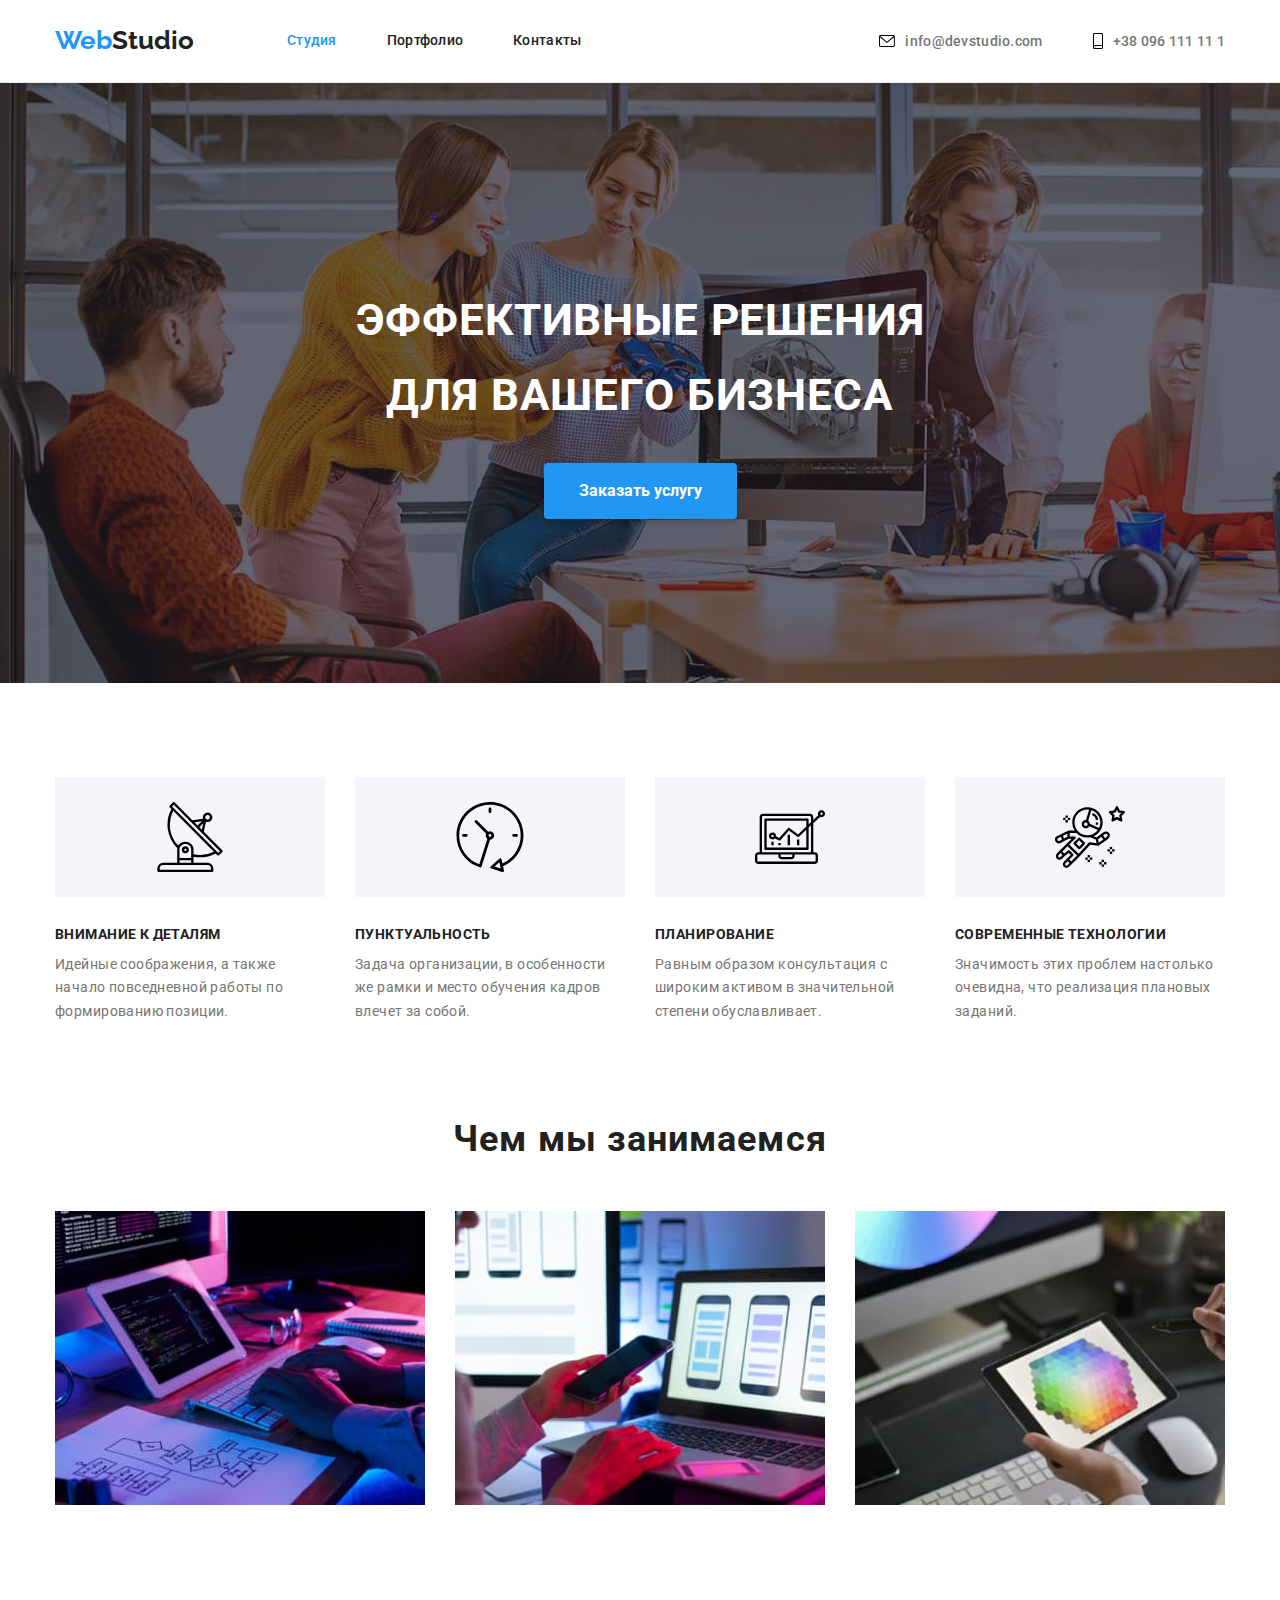
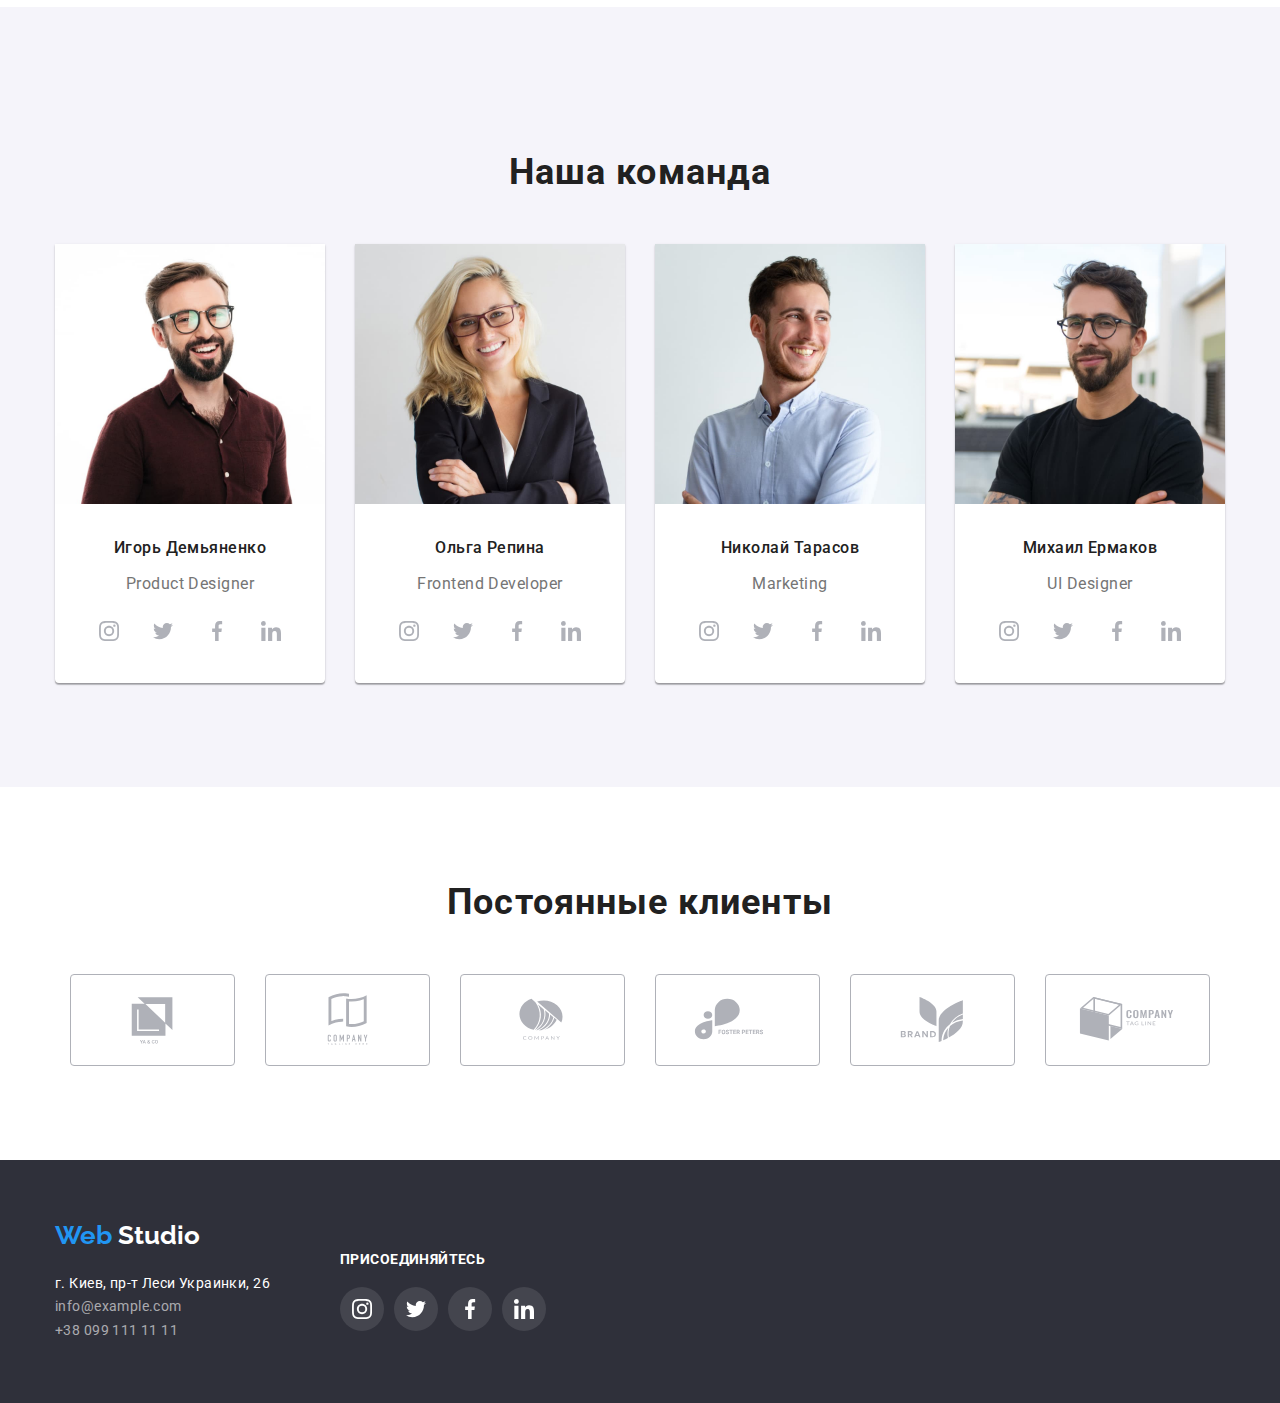
<file: index.html>
<!DOCTYPE html>
<html lang="ru">
  <head>
    <meta charset="UTF-8" />
    <meta http-equiv="X-UA-Compatible" content="IE=edge" />
    <meta name="viewport" content="width=device-width, initial-scale=1.0" />
    
    <link rel="preconnect" href="https://fonts.googleapis.com"/>
    <link rel="preconnect" href="https://fonts.gstatic.com" crossorigin/>
    <link href="https://fonts.googleapis.com/css2?family=Raleway:wght@700&family=Roboto:wght@400;500;700;900&display=swap" rel="stylesheet"/>

    <link rel="stylesheet" href="https://cdnjs.cloudflare.com/ajax/libs/modern-normalize/1.1.0/modern-normalize.min.css">

    <link rel="stylesheet" href="./css/styles.css"/>
    <title>WebStudio</title>
  </head>

  <body>
    <!-- logo + navigation -->
   
    <header class="header"> 
      <div class="container main-nav">
      <nav class="main-nav">
        <div>
        <a href="./index.html" class="logo"> <span class="logo-color">Web</span>Studio</a>
      </div>
      <div>
        <ul class="site-nav list">
          <li class="item"><a href="./index.html" class="link link-current">Студия</a></li>
          <li class="item"><a href="./portfolio.html" class="link">Портфолио</a></li>
          <li class="item"><a href="" class="link">Контакты</a></li>
        </ul>
      </div>
      </nav>
      
      <div>
      <ul class="auth-nav list main-nav">
        <li class="item"><a href="mailto:info@devstudio.com" class="link">
          <svg class="contacts" width="16" height="12">
            <use href="./img/icons.svg#iconenvelope"></use>
          </svg> info@devstudio.com</a></li>
        <li class="item"><a href="tel:+38096111111" class="link">
          <svg class="contacts" width="10" height="16">
            <use href="./img/icons.svg#iconsmartphone"></use>
          </svg> +38 096 111 11 1</a></li>
      </ul>
    </div>
    </div>
    </header>
  
  
    <!-- mail information -->
    <main>
      <!-- section 1 - major -->
      <section class="hero">
        <h1 class="hero-title">Эффективные решения для вашего бизнеса</h1>
        <button class="hero-button" type="button">Заказать услугу</button>
      </section>
      <!-- section 2 - our features -->
      <section class="our-features">
        <div class="container features">
        <h2 hidden class="section-title">our features</h2>
        <ul class="our features list">
          <li class="our-features-text">
            <div class="features-background">
              <svg class="our-features-text-icon" width="70" height="70">
                <use href="./img/icons.svg#iconantenna"></use>
              </svg>
            </div>
            <h3 class="title">Внимание к деталям</h3>
            <p class="features-text">
              Идейные соображения, а также начало повседневной работы по
              формированию позиции.
            </p>
          </li>
          <li class="our-features-text">
            <div class="features-background">
              <svg class="our-features-text-icon" width="70" height="70">
                <use href="./img/icons.svg#iconclock"></use>
              </svg>
            </div>
            <h3 class="title">Пунктуальность</h3>
            <p class="features-text">
              Задача организации, в особенности же рамки и место обучения кадров
              влечет за собой.
            </p>
          </li>
          <li class="our-features-text">
            <div class="features-background">
              <svg class="our-features-text-icon" width="70" height="70">
                <use href="./img/icons.svg#icondiagram"></use>
              </svg>
            </div>
            <h3 class="title">Планирование</h3>
            <p class="features-text">
              Равным образом консультация с широким активом в значительной
              степени обуславливает.
            </p>
          </li>
          <li>
            <div class="features-background">
              <svg class="our-features-text-icon" width="70" height="70">
                <use href="./img/icons.svg#iconastronaut"></use>
              </svg>
            </div>
            <h3 class="title">Современные технологии</h3>
            <p class="features-text">
              Значимость этих проблем настолько очевидна, что реализация
              плановых заданий.
            </p>
          </li>
        </ul>
        </div>
      </section>

      <!-- section 3 - work discription -->
      <section class="work-discription">
        <div class="container">
        <h2 class="section-title">Чем мы занимаемся</h2>
        <ul class="work discription list container-flex">
          <li class="our-features-text">
            <a
              ><img
                src="./img/box1.jpeg"
                alt="discription_of_box_1"
                width="370"
            /></a>
          </li>
          <li class="our-features-text">
            <a
              ><img
                src="./img/box2.jpeg"
                alt="discription_of_box_2"
                width="370"
            /></a>
          </li>
          <li class="our-features-text">
            <a
              ><img
                src="./img/box3.jpeg"
                alt="discription_of_box_3"
                width="370"
            /></a>
          </li>
        </ul>
        </div>
      </section> 

      <!-- section 4 - our team -->
      <section class="our-team">
      <div class="container">
        <h2 class="section-title members">Наша команда</h2>
        <ul class="our team list container-flex">
          <li class="our-team-item our-features-text">
            <img src="./img/img.jpeg" alt="Product_Designer" width="270" />
            <div class="our-team-text-container"><h3 class="team">Игорь Демьяненко</h3>
            <p lang="en" class="team-discription">Product Designer</p>
                      <ul class="social-media">
              <li class="social-media-item" ><a class="social-media-link"
             href=""
             target="_blank"
             rel="noopener noreferrer"
             aria-label="instagram">
             
              <svg class="social-media-icon"  width="20" height="20">
                <use href="./img/icons.svg#iconinstagram"></use>
              </svg>
              </a>
            </li>

              <li class="social-media-item" ><a class="social-media-link"
             href=""
             target="_blank"
             rel="noopener noreferrer"
             aria-label="twitter">
             
              <svg class="social-media-icon"  width="20" height="20">
                <use href="./img/icons.svg#icontwitter"></use>
              </svg>
            </a>
            </li>
            <li class="social-media-item" >
              <a class="social-media-link"
             href=""
             target="_blank"
             rel="noopener noreferrer"
             aria-label="facebook">
             <svg class="social-media-icon"  width="20" height="20">
                <use href="./img/icons.svg#iconfacebook"></use>
              </svg>
            </a>
            </li>

              <li class="social-media-item" ><a class="social-media-link"
             href=""
             target="_blank"
             rel="noopener noreferrer"
             aria-label="linkedin">
             
              <svg class="social-media-icon"  width="20" height="20">
                <use href="./img/icons.svg#iconlinkedin"></use>
              </svg>
            </a>
            </li>
            
            </ul>
          </div>
          </li>

          <li class="our-team-item our-features-text">
            <img src="./img/img2.jpeg" alt="Frontend_Developer" width="270" />
            <div class="our-team-text-container"><h3 class="team">Ольга Репина</h3>
              <p lang="en" class="team-discription">Frontend Developer</p>
              <ul class="social-media">
                <li class="social-media-item" ><a class="social-media-link"
               href=""
               target="_blank"
               rel="noopener noreferrer"
               aria-label="instagram">
               
                <svg class="social-media-icon"  width="20" height="20">
                  <use href="./img/icons.svg#iconinstagram"></use>
                </svg>
                </a>
              </li>
  
                <li class="social-media-item" ><a class="social-media-link"
               href=""
               target="_blank"
               rel="noopener noreferrer"
               aria-label="twitter">
               
                <svg class="social-media-icon"  width="20" height="20">
                  <use href="./img/icons.svg#icontwitter"></use>
                </svg>
              </a>
              </li>
  
                <li class="social-media-item" ><a class="social-media-link"
               href=""
               target="_blank"
               rel="noopener noreferrer"
               aria-label="facebook">
               
                <svg class="social-media-icon"  width="20" height="20">
                  <use href="./img/icons.svg#iconfacebook"></use>
                </svg>
              </a>
              </li>
  
                <li class="social-media-item" ><a class="social-media-link"
               href=""
               target="_blank"
               rel="noopener noreferrer"
               aria-label="linkedin">
               
                <svg class="social-media-icon"  width="20" height="20">
                  <use href="./img/icons.svg#iconlinkedin"></use>
                </svg>
              </a>
              </li>
              
              </ul>
            </div>
           
          
         
          </li>

          <li class="our-team-item our-features-text">
            <img src="./img/img3.jpeg" alt="Marketing" width="270" />
            <div class="our-team-text-container"><h3 class="team">Николай Тарасов</h3>
              <p lang="en" class="team-discription">Marketing</p>
              <ul class="social-media">
                <li class="social-media-item" ><a class="social-media-link"
               href=""
               target="_blank"
               rel="noopener noreferrer">
               
                <svg class="social-media-icon"  width="20" height="20">
                  <use href="./img/icons.svg#iconinstagram"></use>
                </svg>
                </a>
              </li>
  
                <li class="social-media-item" ><a class="social-media-link"
               href=""
               target="_blank"
               rel="noopener noreferrer">
               
                <svg class="social-media-icon"  width="20" height="20">
                  <use href="./img/icons.svg#icontwitter"></use>
                </svg>
              </a>
              </li>
  
                <li class="social-media-item" ><a class="social-media-link"
               href=""
               target="_blank"
               rel="noopener noreferrer">
               
                <svg class="social-media-icon"  width="20" height="20">
                  <use href="./img/icons.svg#iconfacebook"></use>
                </svg>
              </a>
              </li>
  
                <li class="social-media-item" ><a class="social-media-link"
               href=""
               target="_blank"
               rel="noopener noreferrer">
               
                <svg class="social-media-icon"  width="20" height="20">
                  <use href="./img/icons.svg#iconlinkedin"></use>
                </svg>
              </a>
              </li>
              
              </ul>
            </div>
            
          
             
          </li>

          <li class="our-team-item our-features-text">
            <img src="./img/img4.jpeg" alt="UI Designer" width="270" />
            <div class="our-team-text-container"><h3 class="team">Михаил Ермаков</h3>
              <p lang="en" class="team-discription">UI Designer </p>
              <ul class="social-media">
                <li class="social-media-item" ><a class="social-media-link"
               href=""
               target="_blank"
               rel="noopener noreferrer">
               
                <svg class="social-media-icon"  width="20" height="20">
                  <use href="./img/icons.svg#iconinstagram"></use>
                </svg>
                </a>
              </li>
  
                <li class="social-media-item" ><a class="social-media-link"
               href=""
               target="_blank"
               rel="noopener noreferrer">
               
                <svg class="social-media-icon"  width="20" height="20">
                  <use href="./img/icons.svg#icontwitter"></use>
                </svg>
              </a>
              </li>
  
                <li class="social-media-item" ><a class="social-media-link"
               href=""
               target="_blank"
               rel="noopener noreferrer">
               
                <svg class="social-media-icon"  width="20" height="20">
                  <use href="./img/icons.svg#iconfacebook"></use>
                </svg>
              </a>
              </li>
  
                <li class="social-media-item" ><a class="social-media-link"
               href=""
               target="_blank"
               rel="noopener noreferrer">
               
                <svg class="social-media-icon"  width="20" height="20">
                  <use href="./img/icons.svg#iconlinkedin"></use>
                </svg>
              </a>
              </li>
              
              </ul>
              </div>
              
            
          </li>
        </ul>
      </div>
      </section>
       <!-- section 5 - our clients -->
    <section class="our-clients" >
      <div class="container">
        <h2 class="section-title">Постоянные клиенты</h2>
        <ul class="clienst-list">
          <li class="client-box">
            <a href=""
             class="client-box-link"
          
             target="_blank"
             rel="noopener noreferrer"
             aria-label="Logo1">
              <svg class="client-box-logo" width="106" height="60">
                <use class="focus" href="./img/icons.svg#iconLogo"></use>
              </svg>
            </a>
          </li>

          <li class="client-box">
            <a href=""
            class="client-box-link"
          
            target="_blank"
            rel="noopener noreferrer"
            aria-label="Logo2">
             <svg class="client-box-logo" width="106" height="60">
               <use class="focus" href="./img/icons.svg#iconLogo1"></use>
             </svg>
           </a>
          </li>

          <li class="client-box" >

            <a href=""
            class="client-box-link"
          
            target="_blank"
            rel="noopener noreferrer"
            aria-label="Logo3">
             <svg class="client-box-logo" width="106" height="60">
               <use class="focus" href="./img/icons.svg#iconLogo2"></use>
             </svg>
           </a>

          </li>
          <li class="client-box" >
            <a href=""
            class="client-box-link"
          
            target="_blank"
            rel="noopener noreferrer"
            aria-label="Logo4">
             <svg class="client-box-logo" width="106" height="60">
               <use class="focus" href="./img/icons.svg#iconLogo3"></use>
             </svg>
           </a>
          </li>

          <li class="client-box" >
            <a href=""
            class="client-box-link"
          
            target="_blank"
            rel="noopener noreferrer"
            aria-label="Logo5">
             <svg class="client-box-logo" width="106" height="60">
               <use class="focus" href="./img/icons.svg#iconLogo4"></use>
             </svg>
           </a>

          </li>
          <li class="client-box" >
            <a href=""
            class="client-box-link"
          
            target="_blank"
            rel="noopener noreferrer"
            aria-label="Logo6">
             <svg class="client-box-logo" width="106" height="60">
               <use class="focus" href="./img/icons.svg#iconLogo5"></use>
             </svg>
           </a>
          </li>

        </ul>
      </div>
    </section>
    </main>

    <!-- footer -->
    <footer class="footer">
     <div class="container">
        <div class="footer-logo"><a href="./index.html" class="logo"> <span class="logo-color">Web</span> <span class="studio-logo">Studio</span> </a>
      </div>

      <div class="footer-content">
      <address>
        <ul class="list">
          <li class="address">г. Киев, пр-т Леси Украинки, 26</li>
          <li><a href="mailto:info@example.com" class="contact-info">info@example.com</a></li>
          <li><a href="tel:+380991111111" class="contact-info">+38 099 111 11 11</a></li>
        </ul>
      </address>
      <div class="social-footer">
        <h3 class="title-footer">присоединяйтесь</h3>
        <ul class="social-media-footer">
          <li class="social-media-item-footer">
            <a class="social-media-link-footer" 
            href=""
             target="_blank"
             rel="noopener noreferrer"
             aria-label="instagram">
              <svg class="social-media-icon-footer" width="20" height="20">
                <use href="./img/icons.svg#iconinstagram"></use>
              </svg>
            </a>
          </li>
          <li class="social-media-item-footer">
            <a class="social-media-link-footer"
            href=""
             target="_blank"
             rel="noopener noreferrer"
             aria-label="twiiter">
              <svg class="social-media-icon-footer" width="20" height="20"> 
                <use href="./img/icons.svg#icontwitter"></use>
              </svg>
            </a>
          </li>
          <li class="social-media-item-footer">
            <a class="social-media-link-footer" 
            href=""
             target="_blank"
             rel="noopener noreferrer"
             aria-label="facebook">
              <svg class="social-media-icon-footer" width="20" height="20">
                <use href="./img/icons.svg#iconfacebook"></use>
              </svg>
            </a>
          </li>
          <li class="social-media-item-footer">
            <a class="social-media-link-footer" 
            href=""
             target="_blank"
             rel="noopener noreferrer"
             aria-label="linkedin">
              <svg class="social-media-icon-footer" width="20" height="20">
                <use href="./img/icons.svg#iconlinkedin"></use>
              </svg>
            </a>
          </li>
        </ul>
      </div>
    </div>
    </div>

  
    </footer>
  </body>
</html>
</file>
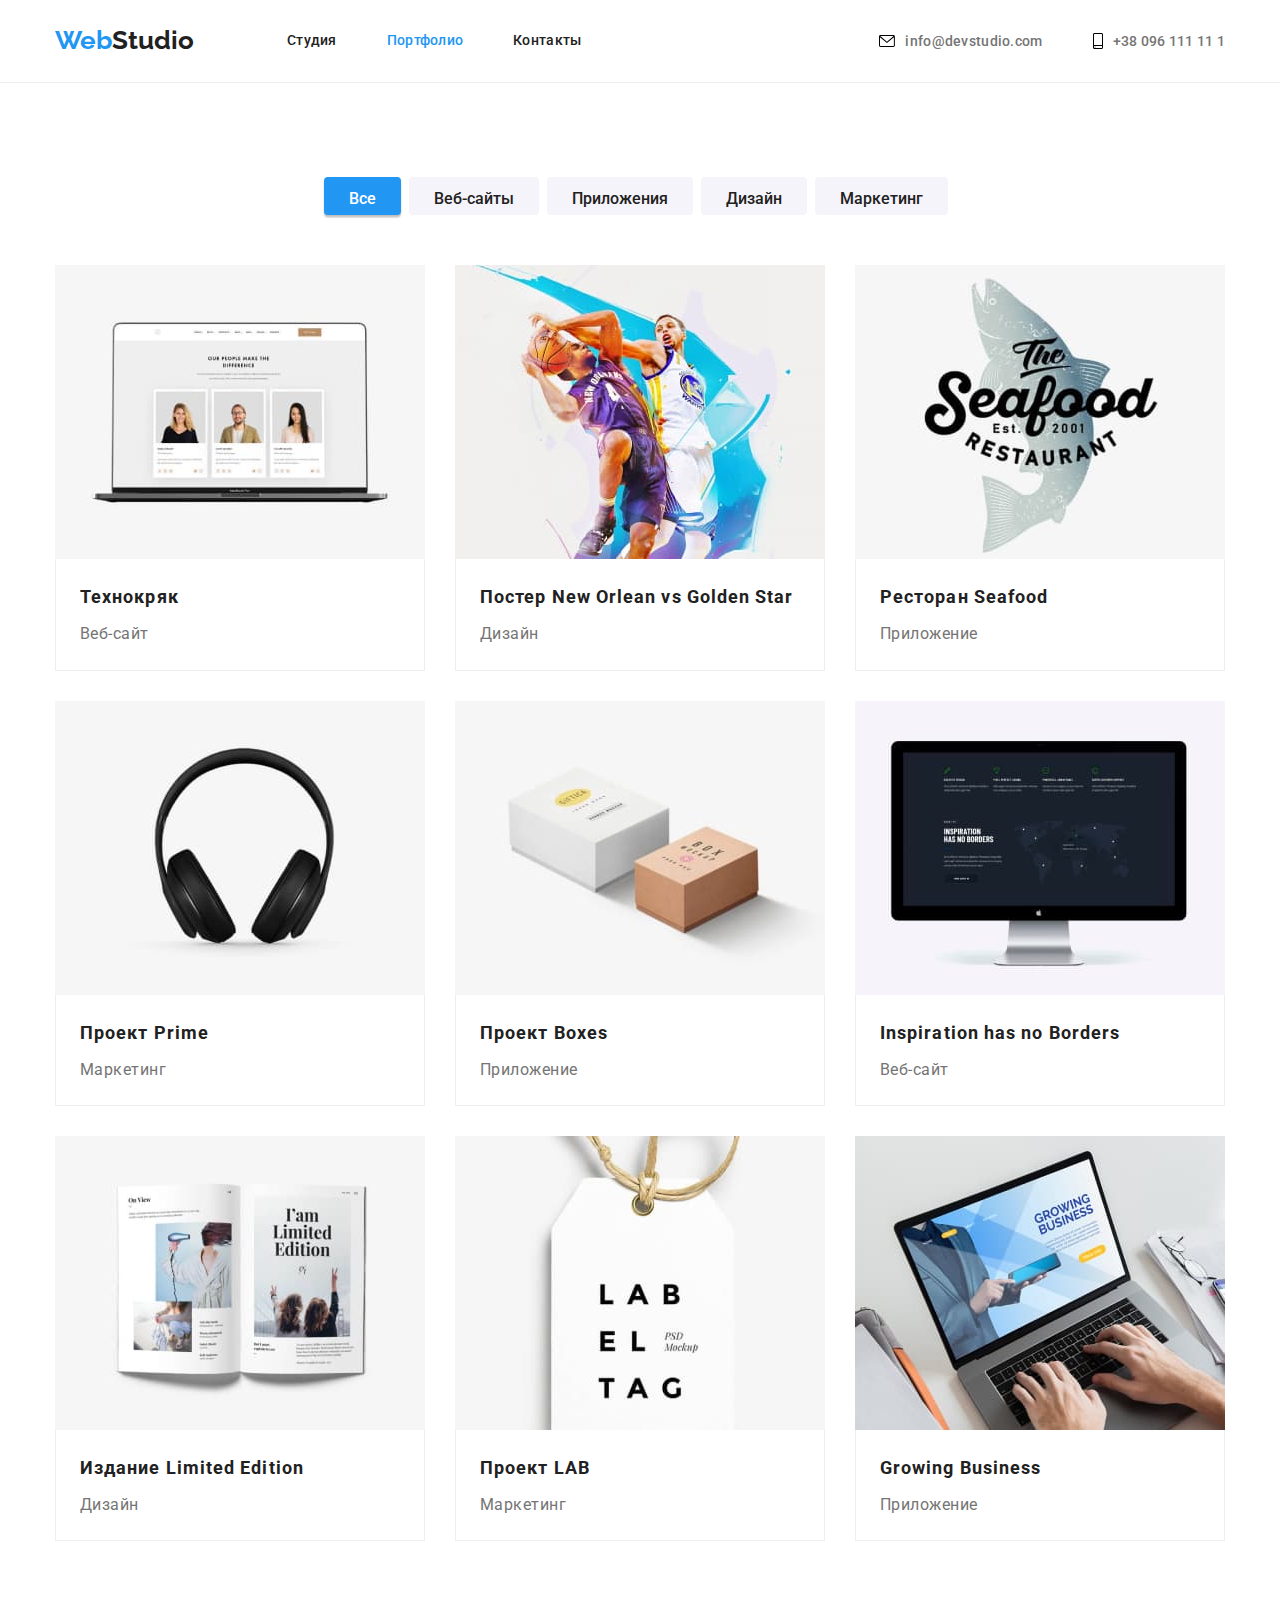
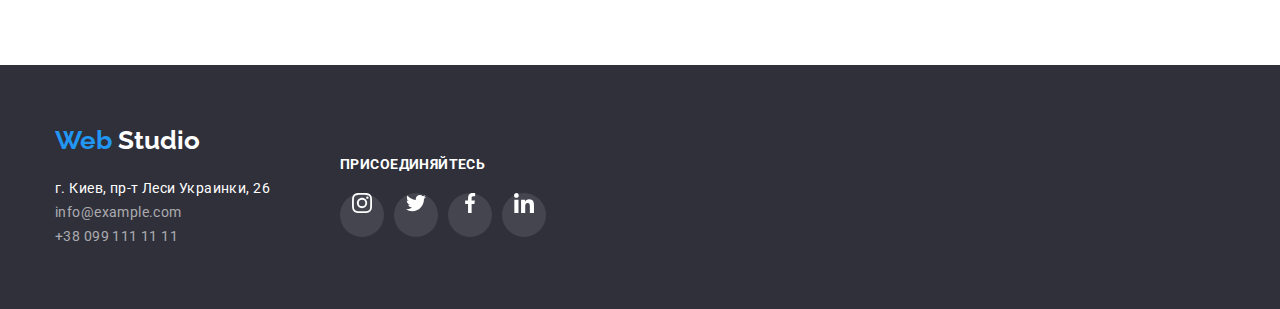
<file: portfolio.html>
<!DOCTYPE html>
<html lang="ru">
<head>
    <meta charset="UTF-8">
    <meta http-equiv="X-UA-Compatible" content="IE=edge">
    <meta name="viewport" content="width=device-width, initial-scale=1.0">
  
    <link rel="preconnect" href="https://fonts.googleapis.com"/>
    <link rel="preconnect" href="https://fonts.gstatic.com" crossorigin/>
    <link href="https://fonts.googleapis.com/css2?family=Raleway:wght@700&family=Roboto:wght@400;500;700;900&display=swap" rel="stylesheet"/>


    <link rel="stylesheet" href="./css/styles.css">

    <title>WebStudio</title>
</head>
<body>
    <!-- logo + navigation -->
    <header class="header"> 
      <div class="container main-nav">
      <nav class="main-nav">
        <div>
        <a href="./index.html" class="logo"> <span class="logo-color">Web</span>Studio</a>
      </div>
      <div>
        <ul class="site-nav list">
          <li class="item"><a href="./index.html" class="link">Студия</a></li>
          <li class="item"><a href="./portfolio.html" class="link link-current">Портфолио</a></li>
          <li class="item"><a href="" class="link">Контакты</a></li>
        </ul>
      </div>
      </nav>
      
      <div>
      <ul class="auth-nav list main-nav">
        <li class="item"><a href="mailto:info@devstudio.com" class="link">
          <svg class="contacts" width="16" height="12">
            <use href="./img/icons.svg#iconenvelope"></use>
          </svg> info@devstudio.com</a></li>
        <li class="item"><a href="tel:+38096111111" class="link">
          <svg class="contacts" width="10" height="16">
            <use href="./img/icons.svg#iconsmartphone"></use>
          </svg> +38 096 111 11 1</a></li>
      </ul>
    </div>
    </div>
    </header>
  

      <main>
      <!-- Section -->
      <section class="portfolio">
      
          <div class="container filter">
            <h1 hidden>Portfolio</h1>
            <ul class="button list-portfolio">
              <li>
                <button class="portfolio-button-current" type="button">Все</button>
              </li>
              <li>
                <button class="portfolio-button" type="button">Веб-сайты</button>
              </li>
              <li>
                <button class="portfolio-button" type="button">Приложения</button>
              </li>
              <li>
                <button class="portfolio-button" type="button">Дизайн</button>
              </li>
              <li>
                <button class="portfolio-button" type="button">Маркетинг</button>
              </li>              
            </ul>
          </div>
         
     
<div class="container"> 
          <ul class="section list flex-container">
           
           <li class="flex-element"><img class="portfolio-img" src="./img/HW2/img1.jpeg" alt="project1">
            <div class="projects">
              <h2     class="project-name">Технокряк</h2>
              <p class="features-text-discription">Веб-сайт</p>
            </div>
          </li>
           <li class="flex-element"><img class="portfolio-img" src="./img/HW2/img2.jpeg" alt="project2" width="370">
            <div class="projects"> 
              <h2 class="project-name">Постер <span lang="en">New Orlean vs Golden Star</span> </h2>
            <p class="features-text-discription">Дизайн</p>
          </div>
          </li>
           <li class="flex-element"><img class="portfolio-img" src="./img/HW2/img3.jpeg" alt="project3" width="370">
            <div class="projects"> 
            <h2 class="project-name">Ресторан <span lang="en">Seafood</span></h2>
            <p class="features-text-discription">Приложение</p>
            </div>
          </li>
            <li class="flex-element"><img class="portfolio-img" src="./img/HW2/img4.jpeg" alt="project4"   width="370">
            <div class="projects"> 
            <h2 class="project-name">Проект <span lang="en">Prime</span></h2>
            <p class="features-text-discription">Маркетинг</p>
            </div>
          </li>
            <li class="flex-element"><img class="portfolio-img" src="./img/HW2/img5.jpeg" alt="project5" width="370">
            <div class="projects"> 
           <h2 class="project-name">Проект <span lang="en">Boxes</span></h2>
            <p class="features-text-discription">Приложение</p>
            </div>
          </li>
            <li class="flex-element"><img class="portfolio-img" src="./img/HW2/img6.jpeg" alt="project6" width="370">
            <div class="projects"> 
            <h2 class="project-name" lang="en">Inspiration has no Borders</h2>
            <p class="features-text-discription">Веб-сайт</p>
            </div>
          </li>
           <li class="flex-element"><img class="portfolio-img" src="./img/HW2/img7.jpeg" alt="project7" width="370">
            <div class="projects"> 
            <h2 class="project-name">Издание <span lang="en">Limited Edition</span> </h2>
            <p class="features-text-discription">Дизайн</p>
            </div>
          </li>
           <li class="flex-element"><img class="portfolio-img" src="./img/HW2/img8.jpeg" alt="project8" width="370">
            <div class="projects"> 
            <h2 class="project-name">Проект <span lang="en">LAB</span></h2>
            <p class="features-text-discription">Маркетинг</p>
            </div>
          </li>
             <li class="flex-element"><img class="portfolio-img" src="./img/HW2/img9.jpeg" alt="project9" width="370">
            <div class="projects"> 
            <h2 class="project-name" lang="en">Growing Business</h2>
            <p class="features-text-discription">Приложение</p>
            </div>
          </li>
           
   
          </ul>
</div>
      
    </section>
    </main>
      <!-- footer -->
      <footer class="footer">
        <div class="container">
           <div class="footer-logo"><a href="./index.html" class="logo"> <span class="logo-color">Web</span> <span class="studio-logo">Studio</span> </a>
         </div>
   
         <div class="footer-content">
         <address>
           <ul class="list">
             <li class="address">г. Киев, пр-т Леси Украинки, 26</li>
             <li><a href="mailto:info@example.com" class="contact-info">info@example.com</a></li>
             <li><a href="tel:+380991111111" class="contact-info">+38 099 111 11 11</a></li>
           </ul>
         </address>
         <div class="social-footer">
           <h3 class="title-footer">присоединяйтесь</h3>
           <ul class="social-media-footer">
             <li class="social-media-item-footer">
               <a class="social-media-link-footer" 
               href=""
                target="_blank"
                rel="noopener noreferrer"
                aria-label="instagram"
                style="height: 20px">
                 <svg class="social-media-icon-footer" width="20" height="20">
                   <use href="./img/icons.svg#iconinstagram"></use>
                 </svg>
               </a>
             </li>
             <li class="social-media-item-footer">
               <a class="social-media-link-footer"
               href=""
                target="_blank"
                rel="noopener noreferrer"
                aria-label="twiiter"
                style="height: 20px">
                 <svg class="social-media-icon-footer" width="20" height="20"> 
                   <use href="./img/icons.svg#icontwitter"></use>
                 </svg>
               </a>
             </li>
             <li class="social-media-item-footer">
               <a class="social-media-link-footer" 
               href=""
                target="_blank"
                rel="noopener noreferrer"
                aria-label="facebook"
                style="height: 20px">
                 <svg class="social-media-icon-footer" width="20" height="20">
                   <use href="./img/icons.svg#iconfacebook"></use>
                 </svg>
               </a>
             </li>
             <li class="social-media-item-footer">
               <a class="social-media-link-footer" 
               href=""
                target="_blank"
                rel="noopener noreferrer"
                aria-label="linkedin"
                style="height: 20px">
                 <svg class="social-media-icon-footer" width="20" height="20">
                   <use href="./img/icons.svg#iconlinkedin"></use>
                 </svg>
               </a>
             </li>
           </ul>
         </div>
       </div>
       </div>
      
     
       </footer>
</body>
</html>
</file>
<file: css/styles.css>
:root {
--main-text-color: #212121;
--second-background-color: #F5F4FA;
--footer-background-color: #2F303A;
--paragraph-text-color: #757575;
--accent-color: #2196F3;
--main-paragraph-color: #FFFFFF;
--contact-info-color: #rgba(255, 255, 255, 0.6);
--first-background-color: #E5E5E5;
--second-background-color: rgba(245, 244, 250, 1);
}

html {
    box-sizing: border-box;
}

*,
*::before,
*::after  {
    box-sizing: inherit;
}




body {
    font-size: 14px;
    line-height: 1.7;
    color: var(--main-text-color);
    font-family: Roboto, sans-serif;    
    margin: 0;
}

.container {
    margin-left: 0;
    margin-right: 0;
  width: 1200px;
  margin: 0 auto;
 padding: 0 15px;
}

.main-nav {
    display: flex;
    align-items: center;
    justify-content: space-between;
}

.logo {
    color: var(--main-text-color);
    font-family: Raleway, sans-serif;
    text-decoration: none;
}

.logo-color {
    color: var(--accent-color);
    
}

.navigation {
    display: flex;
    justify-content: space-between;
    align-items: center;
}

.logo, .logo-color {
font-style: normal;
font-weight: 700;
font-size: 26px;
line-height: 1.2;

}

.list {
    list-style: none ;
    padding: 0;
    margin: 0;
}

.header {
    border-bottom-width: 1px;
    border-bottom-style: solid;
    border-bottom-color: #ECECEC;
}


.contacts {
    margin-right: 10px;
}

.link {
    display: flex;
    align-items: center;
}

/* Site nav */

.site-nav {
    display: flex;
    margin-left: 93px;
}



.site-nav .item:not(:last-child) {
    margin-right: 50px;
}

.site-nav .link {
color: var(--main-text-color);
font-style: normal;
font-weight: 500;
font-size: 14px;
line-height: 1.1;
letter-spacing: 0.02em;
text-decoration: none;
padding: 32px 0;
display: block;
}

.site-nav .link:hover,
.site-nav .link:focus {
    color: var(--accent-color);
}

.auth-nav .link {
color: var(--paragraph-text-color);
font-family: 'Roboto';
font-style: normal;
font-weight: 500;
font-size: 14px;
line-height: 1.3;
letter-spacing: 0.02em;  
text-decoration: none;
padding: 32px 0;
}

.auth-nav .item:not(:last-child) {
    margin-right: 50px;
}

.auth-nav {
    display: flex;
    margin-left: auto;
}

.auth-nav .item .link:hover,
.auth-nav .item .link:focus {
    color: var(--accent-color);
    fill: var(--accent-color);
}

/* Hero */
.hero {
    padding: 200px 0px;
    background-color: var(--footer-background-color);
    color: var(--main-paragraph-color);
font-style: normal;
text-align: center;
letter-spacing: 0.06em;  
text-transform: uppercase;
max-width: 1600px;
max-height: 600px;
background-image: linear-gradient(to right, rgba(47, 48, 58, 0.4),rgba(47, 48, 58, 0.4)), url(../img/Img-background.jpeg);
}


.hero-title {
    max-width: 650px;
    color: var(--main-paragraph-color);
    font-size: 44px;
    margin: 0 auto;
    margin-bottom: 30px;
    /* padding: 200px 452px 280px;
    width: 696px;
    height: 120px; */
}

/* Section 1 */
.section-title {
    color: #212121;
    font-family: 'Roboto';
font-style: normal;
font-weight: 700;
font-size: 36px;
line-height: 1.2;
text-align: center;
letter-spacing: 0.03em;
margin-bottom: 50px;
margin-top: 0px;
}

.members {
    padding-top: 50px;
}

/* Section2 features */

.section-title .title {
    color: #212121;;
    
}

.title {
    font-family: 'Roboto';
font-style: normal;
font-weight: 700;
font-size: 14px;
line-height: 1.1;
letter-spacing: 0.03em;
text-transform: uppercase;
margin-top: 0px;
margin-bottom: 10px;
}


.our-features {
    padding: 94px 0;
}

.features {
    display: flex;
}

.features .features-text {
    width: 270px;
}

.our-features-text:not(:last-child) {
margin-right: 30px;
}


.features-text {
    color: var(--paragraph-text-color);
    font-family: 'Roboto';
font-style: normal;
font-weight: 400;
font-size: 14px;
line-height: 1.7;
letter-spacing: 0.03em;
margin-bottom: 0px;
margin-top: 0px;
}

.features-background {
    background-color: rgba(245, 244, 250, 1);
    display: block;
    width: 270px;
    height: 120px;
    margin-bottom: 30px;
}

.features-background {
    display: flex;
    justify-content: center;
    align-items: center;
}

/* section 3 work discription */
.work-discription {
   padding-bottom: 94px;
}

/* section 4 our team*/
.our-team {
background-color: var(--second-background-color);
padding: 94px 0;
}

.team-discription {
    margin-bottom: 16px;
    color: var(--paragraph-text-color);
    font-family: 'Roboto';
font-style: normal;
font-weight: 400;
font-size: 16px;
line-height: 1.2;
text-align: center;
letter-spacing: 0.03em;
}

.our-team-text-container {
    padding: 30px 0;
}

.our-team-item {
   background-color: var(--main-paragraph-color);
   box-shadow: 0px 1px 3px rgba(0, 0, 0, 0.12), 0px 1px 1px rgba(0, 0, 0, 0.14), 0px 2px 1px rgba(0, 0, 0, 0.2);
border-radius: 0px 0px 4px 4px;

}

.team {
    font-family: 'Roboto';
font-style: normal;
font-weight: 500;
font-size: 16px;
line-height: 1.2;
text-align: center;
letter-spacing: 0.03em;
margin: 0 0 10px;
}

.social-media {
    display: flex;
    list-style: none;
    justify-content: center;
    padding: 0;
   
}


.social-media-link {
    display: flex;
    align-items: center;
    justify-content: center;
    color: rgba(175, 177, 184, 1);
    width: 44px;
    height: 44px;
    border-radius: 50%;
    background-color: rgba(255, 255, 255, 1);
  
}

.social-media-item:hover .social-media-link,
.social-media-item:focus .social-media-link {
    background-color: var(--accent-color);
}

.social-media-item:hover .social-media-icon,
.social-media-item:focus .social-media-icon {
    fill: #FFFFFF;
}


.social-media-item:not(:last-child) {
    margin-right: 10px;
}

.social-media-icon {
    fill: rgba(175, 177, 184, 1);
}

/* section 5 - our clients */
.our-clients {
    padding: 94px 0;
}

.clienst-list {
    display: flex;
    list-style: none;
    margin: 0;
    padding: 0;
    justify-content: center;
    
}

.client-box-link {
    display: flex;
    justify-content: center;
    align-items: center;
    width: 100%;
    height: 100%;
    border: 1px solid #AFB1B8;
    border-radius: 4px;
}

.client-box-logo {
    fill: rgba(175, 177, 184, 1);
    
}


.client-box-link:hover .client-box-logo,
.client-box-link:focus .client-box-logo {
    fill: var(--accent-color);
}

.client-box-link:hover,
.client-box-link:focus {
    border: 1px solid var(--accent-color);
}

   



/* .clienst-list {
    margin-bottom: 94px;
} */

.client-box:not(:last-child) {
    margin-right: 30px;
   
}

.client-box {
    height: 92px;
    width: calc(100% / 6 - 30px);
}

/* footer */
footer {
    background-color: var(--footer-background-color);
}

address {
    padding-top: 20px;
     
}

.footer {
    padding: 60px 0;
}

.social-media-footer {
    display: flex;
    list-style: none;
    padding: 0;
    margin: 0;
}

.social-media-item-footer {
    width: 44px;
    height: 44px;
    border-radius: 50%;
    background: rgba(255, 255, 255, 0.1);
}

.social-media-item-footer:hover,
.social-media-item-footer:focus {
    background-color: var(--accent-color);
}

.social-media-link-footer {
    display: flex;
    justify-content: center;
    align-items: center;
    width: 100%;
    height: 100%;
}

.social-media-item-footer:not(:last-child){
    margin-right: 10px;
}

.title-footer{
    font-family: 'Roboto';
    font-style: normal;
    font-weight: 700;
    font-size: 14px;
    line-height: 1.1;
    letter-spacing: 0.03em;
    text-transform: uppercase;
    margin-top: 0px;
    margin-bottom: 20px;
    color: rgba(255, 255, 255, 1);
} 

.social-media-icon-footer {
    fill: #FFFFFF;
}
 
.footer-content {
    display: flex;
}

.social-footer {
    margin-left: 70px;
}

.studio-logo {
    color: #FFFFFF;
}

.address {
    color: #FFFFFF;
    font-family: 'Roboto';
font-style: normal;
font-weight: 400;
font-size: 14px;
line-height: 1.7;
letter-spacing: 0.03em;
}

.contact-info{
    color: rgba(255, 255, 255, 0.6);
    text-decoration: none;
    font-family: 'Roboto';
font-style: normal;
font-weight: 400;
font-size: 14px;
line-height: 1.7;
letter-spacing: 0.03em;
}

.contact-info:hover,
.contact-info:focus {
    color: var(--accent-color);
}

/* portfolio */

.portfolio {
padding: 94px 0;
}


.project-name {
    font-family: 'Roboto';
font-style: normal;
font-weight: 700;
font-size: 18px;
line-height: 2;
letter-spacing: 0.06em;
margin-bottom: 4px;
margin-top: 0px;
}

.flex-element:hover,
.flex-element:focus {
    box-shadow: 0px 1px 1px rgba(0, 0, 0, 0.12), 0px 4px 4px rgba(0, 0, 0, 0.06), 1px 4px 6px rgba(0, 0, 0, 0.16);
}

.projects {
    border-left: 1px solid rgba(238, 238, 238, 1);
    border-right: 1px solid rgba(238, 238, 238, 1);
    border-bottom: 1px solid rgba(238, 238, 238, 1);
width: 370px;
padding: 20px 24px;
}

.portfolio-img {
    display: block;
    width: 100%;
    margin-right: 0px;
}


.features-text-discription {
    color: var(--paragraph-text-color);
    font-family: 'Roboto';
font-style: normal;
font-weight: 400;
font-size: 16px;
line-height: 1.9;
letter-spacing: 0.03em;
margin-bottom: 0;
margin-top: 0;
}


.portfolio-container {
    width: 1200px;
    margin-right: 0;
}


.flex-container {
    display: flex;
    flex-wrap: wrap;
    justify-content: space-between;
}

.flex-element   {
    margin-bottom: 30px;

}



.container-flex {
    display: flex;
}

.list-portfolio {
    display: flex;
    list-style: none;
   margin-top: 0px;
   margin-bottom: 34px;
   justify-content: center;
}



.button.list-portfolio {
    padding-left: 0;
    margin-bottom: 50px;
}

.button > .list-portfolio{
    display: inline-block;
    margin-left: auto;
    margin-right: auto;
    
}

/* buttons */
.hero-button {
    background-color: var(--accent-color);
    color: var(--main-paragraph-color);
font-style: normal;
font-weight: 700;
font-size: 16px;
line-height: 1.9;
border-radius: 4px;
border: solid transparent;
padding: 10px 32px;
/* min-width: 200px; */
text-align: center;
box-shadow: 0px 4px 4px rgba(0, 0, 0, 0.15);
}

.hero-button:hover,
.hero-button:focus {
    background-color: #188ce8;
}

.portfolio-button-current:hover,
.portfolio-button-current:focus {
background-color: #188ce8;

}

.portfolio-button {
    background-color: var(--second-background-color);
color: var(--main-text-color);
font-family: 'Roboto';
font-style: normal;
font-weight: 500;
font-size: 16px;
line-height: 1.6;
display: inline-block;
padding: 6px 22px;
border: solid transparent;  
border-radius: 4px;
min-width: 105;
height: 38px;
}

.portfolio-button:not(last-child) {
    margin-right: 8px;
}

.portfolio-button:hover,
.portfolio-button:focus {
    background-color: var(--accent-color);
    color: var(--main-paragraph-color);   
}

.portfolio-button-current {
    color: #fff;
    background-color: var(--accent-color);
    font-family: 'Roboto';
font-style: normal;
font-weight: 500;
font-size: 16px;
line-height: 1.6;
cursor: pointer;
box-shadow: 0px 3px 1px rgba(0, 0, 0, 0.1), 0px 1px 2px rgba(0, 0, 0, 0.08), 0px 2px 2px rgba(0, 0, 0, 0.12);
border-radius: 4px;
min-width: 73px;
height: 38px;
border: solid transparent;  
padding: 6px 22px;
display: inline-block;
margin-right: 8px;
}


.link-current {
    color: var(--accent-color);
    font-style: normal;
font-weight: 500;
font-size: 14px;
line-height: 1.1;
letter-spacing: 0.02em;
text-decoration: none;
}

.link.link-current {
    color: var(--accent-color);
}
</file>
